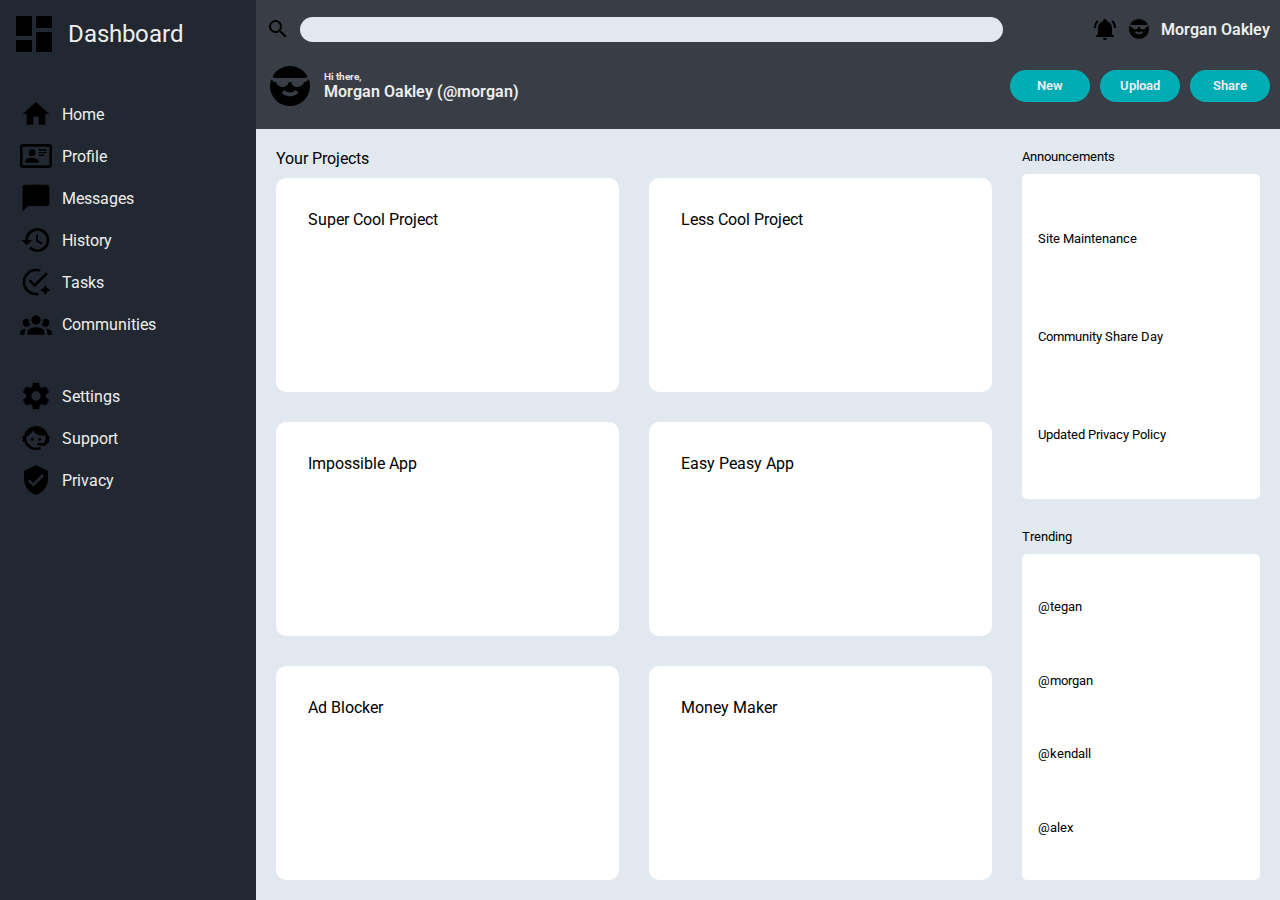
<file: Admin Dashboard/index.html>
<!DOCTYPE html>
<html lang="en">
<head>
    <meta charset="UTF-8">
    <title>Dashboard</title>
    <link rel="stylesheet" href="./styles.css">
    <link rel="preconnect" href="https://fonts.googleapis.com">
    <link rel="preconnect" href="https://fonts.gstatic.com" crossorigin>
    <link href="https://fonts.googleapis.com/css2?family=Merriweather:wght@300;700;900&family=Roboto:wght@100;400;900&display=swap" rel="stylesheet">
</head>
<body>
    <div class="container">
        <div class="header">
            <div class="top-bar">
                <img src="./images/magnify.svg" alt="search-icon" class="search">
                <input type="text">
                <img src="./images/bell-ring.svg" alt="notification">
                <img src="./images/emoticon-cool.svg" alt="user-icon">
                <p>Morgan Oakley</p>
            </div>
            <div class="top-menu">
                <img src="./images/emoticon-cool.svg" alt="user-icon">
                <div class="user-details">
                    <p class="intro">Hi there,</p>
                    <p>Morgan Oakley (@morgan)</p>
                </div>
                <button>New</button>
                <button>Upload</button>
                <button>Share</button>
            </div>
        </div>

        <div class="sidebar">
            <div class="logo">
                <img src="./images/view-dashboard.svg" alt="">
                <span>Dashboard</span>
            </div>
            <div class="side-menu">
                <div class="menu-items">
                    <img src="./images/home.svg" alt="">
                    <span>Home</span>
                </div>
                <div class="menu-items">
                    <img src="./images/card-account-details-outline.svg" alt="">
                    <span>Profile</span>
                </div>
                <div class="menu-items">
                    <img src="./images/message.svg" alt="">
                    <span>Messages</span>
                </div>
                <div class="menu-items">
                    <img src="images/history.svg" alt="">
                    <span>History</span>
                </div>
                <div class="menu-items">
                    <img src="./images/checkbox-marked-circle-auto-outline.svg" alt="">
                    <span>Tasks</span>
                </div>
                <div class="menu-items">
                    <img src="./images/account-group.svg" alt="">
                    <span>Communities</span>
                </div>
            </div>
            <div class="settings">
                <div class="setting-items">
                    <img src="./images/cog.svg" alt="">
                    <span>Settings</span>
                </div>
                <div class="setting-items">
                    <img src="./images/face-agent.svg" alt="">
                    <span>Support</span>
                </div>
                <div class="setting-items">
                    <img src="./images/shield-check.svg" alt="">
                    <span>Privacy</span>
                </div>
            </div>
        </div>

        <div class="main-content">
            <div class="projects">
                <div class="title">Your Projects</div>
                <div class="app-list">
                    <div class="app-list-items">
                        Super Cool Project
                    </div>
                    <div class="app-list-items">Less Cool Project</div>
                    <div class="app-list-items">Impossible App</div>
                    <div class="app-list-items">Easy Peasy App</div>
                    <div class="app-list-items">Ad Blocker</div>
                    <div class="app-list-items">Money Maker</div>
                </div>
            </div>
            <div class="announcements">
                <div>Announcements</div>
                <div class="announcement-items">
                    <div class="announcement-item">Site Maintenance</div>
                    <div class="announcement-item">Community Share Day</div>
                    <div class="announcement-item">Updated Privacy Policy</div>
                </div>
            </div>
            <div class="trending">
                <div>Trending</div>
                <div class="trending-items">
                    <div class="trending-item">@tegan</div>
                    <div class="trending-item">@morgan</div>
                    <div class="trending-item">@kendall</div>
                    <div class="trending-item">@alex</div>
                </div>
            </div>
        </div>
    </div>
</body>
</html>
</file>
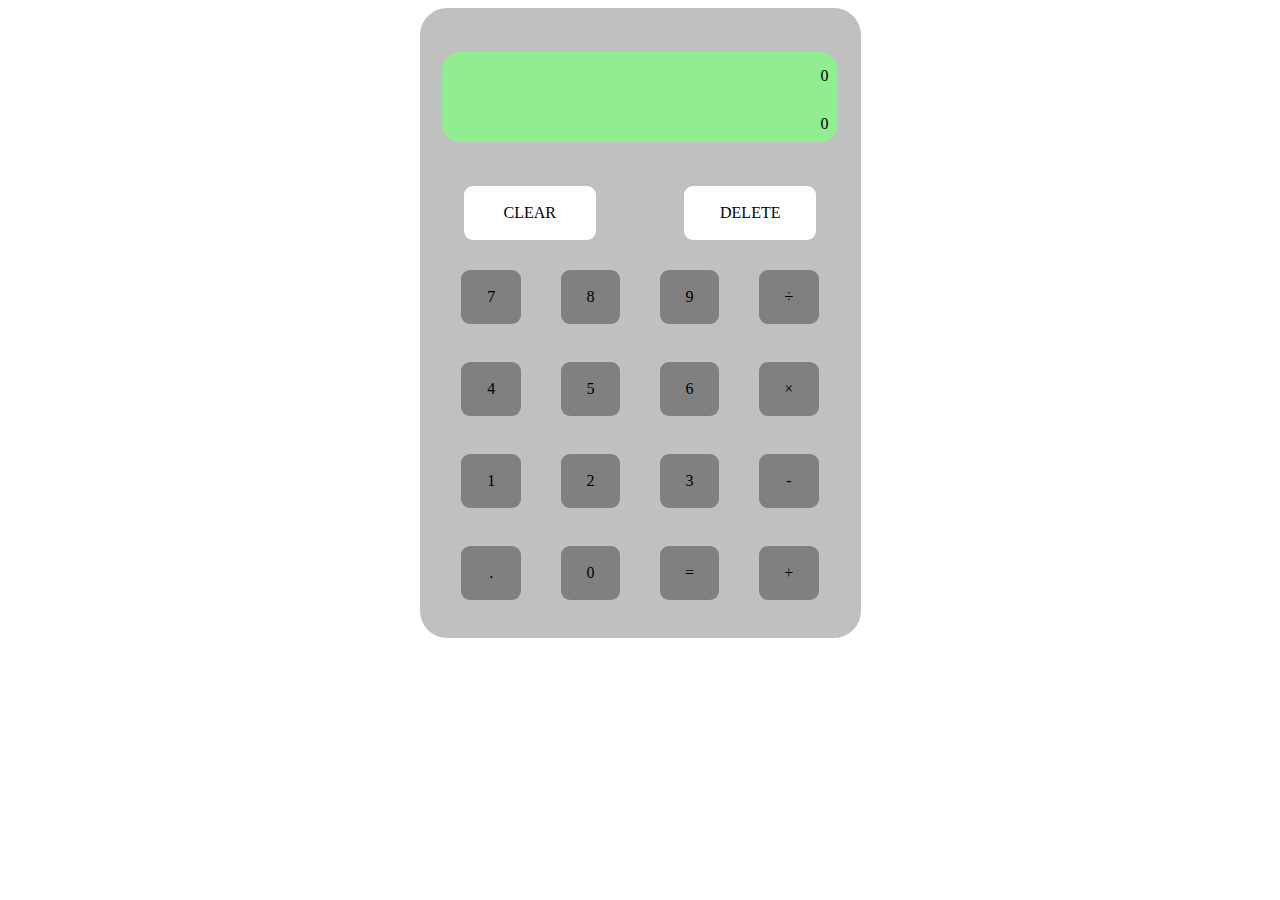
<file: calculator/index.html>
<!DOCTYPE html>
<html lang="en">
<head>
    <meta charset="UTF-8">
    <title>Calculator</title>
    <link rel="stylesheet" href="./styles.css">
</head>
<body>
    <div id="calculatorBody">
        <div id="display">
            <div class="result calculating">
                0
            </div>
            <div class="result input">
                0
            </div>
        </div>
        <div id="clearDelete">
            <div id="clear" class="button">
                CLEAR
            </div>
            <div id="delete" class="button">
                DELETE
            </div>
        </div>
        <div id="numpadContainer">
            <div class="numpad">
                <div class="button">7</div>
                <div class="button">8</div>
                <div class="button">9</div>
                <div id="divide" class="button operator">÷</div>
            </div>
            <div class="numpad">
                <div class="button">4</div>
                <div class="button">5</div>
                <div class="button">6</div>
                <div id="multiply" class="button operator">×</div>
            </div>
            <div class="numpad">
                <div class="button">1</div>
                <div class="button">2</div>
                <div class="button">3</div>
                <div id="subtract" class="button operator">-</div>
            </div>
            <div class="numpad">
                <div class="button">.</div>
                <div class="button">0</div>
                <div class="button">=</div>
                <div id="add" class="button operator">+</div>
            </div>
        </div>







    </div>
    <script src="./index.js"></script>
</body>
</html>
</file>
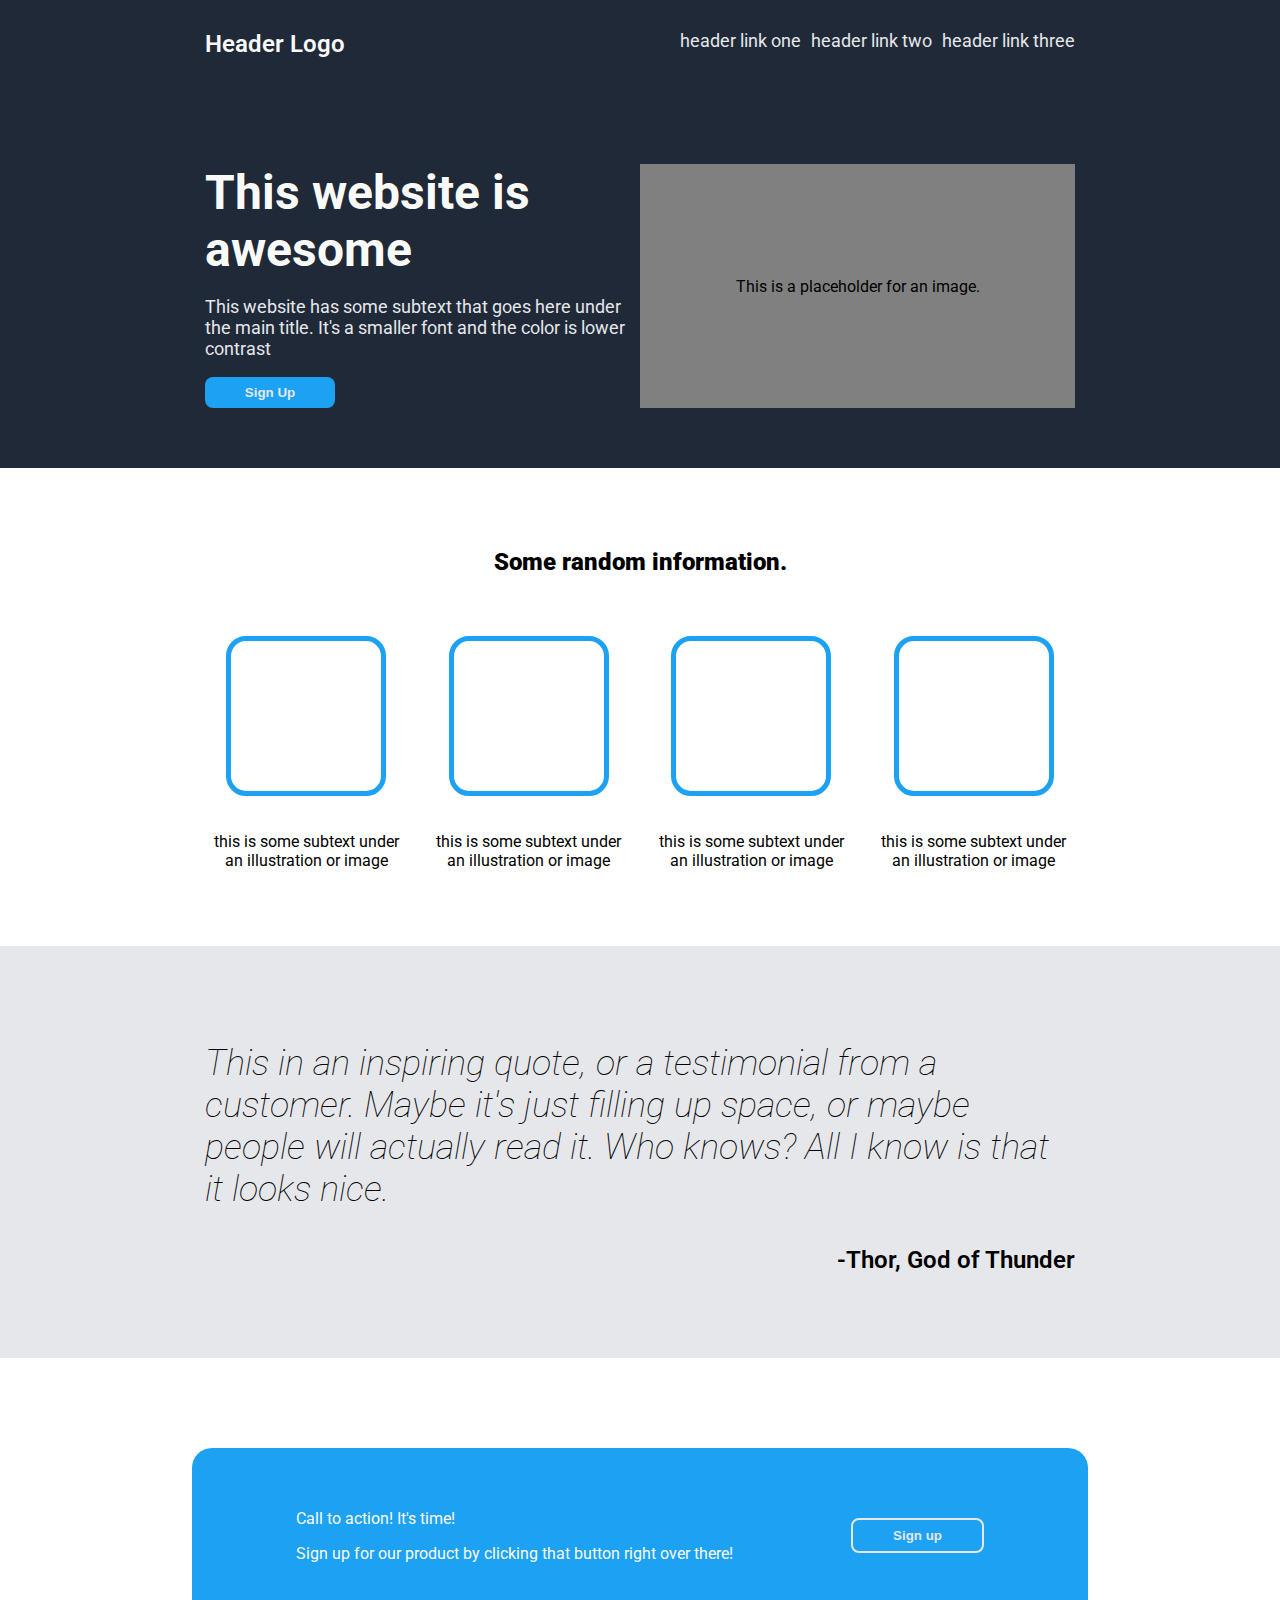
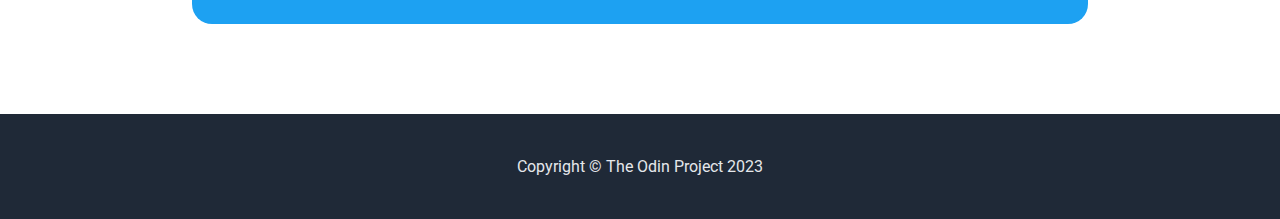
<file: landing-page/index.html>
<!DOCTYPE html>
<html lang="en">
<head>
    <meta charset="UTF-8">
    <title>Landing Page Practice</title>
    <link rel="stylesheet" href="./styles.css">
    <link rel="preconnect" href="https://fonts.googleapis.com">
    <link rel="preconnect" href="https://fonts.gstatic.com" crossorigin>
    <link href="https://fonts.googleapis.com/css2?family=Roboto:ital,wght@0,100;0,400;0,900;1,100&display=swap" rel="stylesheet">
</head>

<body>

    <nav class="myNav">
        <ul>
            <li id="logo">Header Logo</li>
            <li class="links">header link one</li>
            <li class="links">header link two</li>
            <li class="links">header link three</li>
        </ul>
    </nav>

    <div class="container">
        <div id="hero">
            <div class="hero-text">
                <h1>This website is awesome</h1>
                <p>This website has some subtext that goes here under the main title. It's a smaller font and the color is lower contrast</p>
                <button class="signup-button">Sign Up</button>
            </div>
            <div class="hero-image">
                <p>This is a placeholder for an image.</p>
            </div>
        </div>
        
        <div id="information">
            <h2>Some random information.</h2>
            <div class="container">
                <div class="card">
                    <div class="border"></div>
                    <p>this is some subtext under an illustration or image</p>
                </div>
                <div class="card">
                    <div class="border"></div>
                    <p>this is some subtext under an illustration or image</p>
                </div>
                <div class="card">
                    <div class="border"></div>
                    <p>this is some subtext under an illustration or image</p>
                </div>
                <div class="card">
                    <div class="border"></div>
                    <p>this is some subtext under an illustration or image</p>
                </div>
            </div>
        </div>
        
        <div id="quote">
            <p class="quote">This in an inspiring quote, or a testimonial from a customer. Maybe it's just filling up space, or maybe people will actually read it. Who knows? All I know is that it looks nice.</p>
            <p class="signature">-Thor, God of Thunder</p>
        </div>
    
        <div id="callToAction">
            <div>
                <p class="cta-bold">Call to action! It's time!</p>
                <p class="cta-words">Sign up for our product by clicking that button right over there!</p>
            </div>
            <button class="cta-button">Sign up</button>
        </div>
    </div>

</body>
<footer>
    <p>Copyright © The Odin Project 2023</p>
</footer>
</html>
</file>
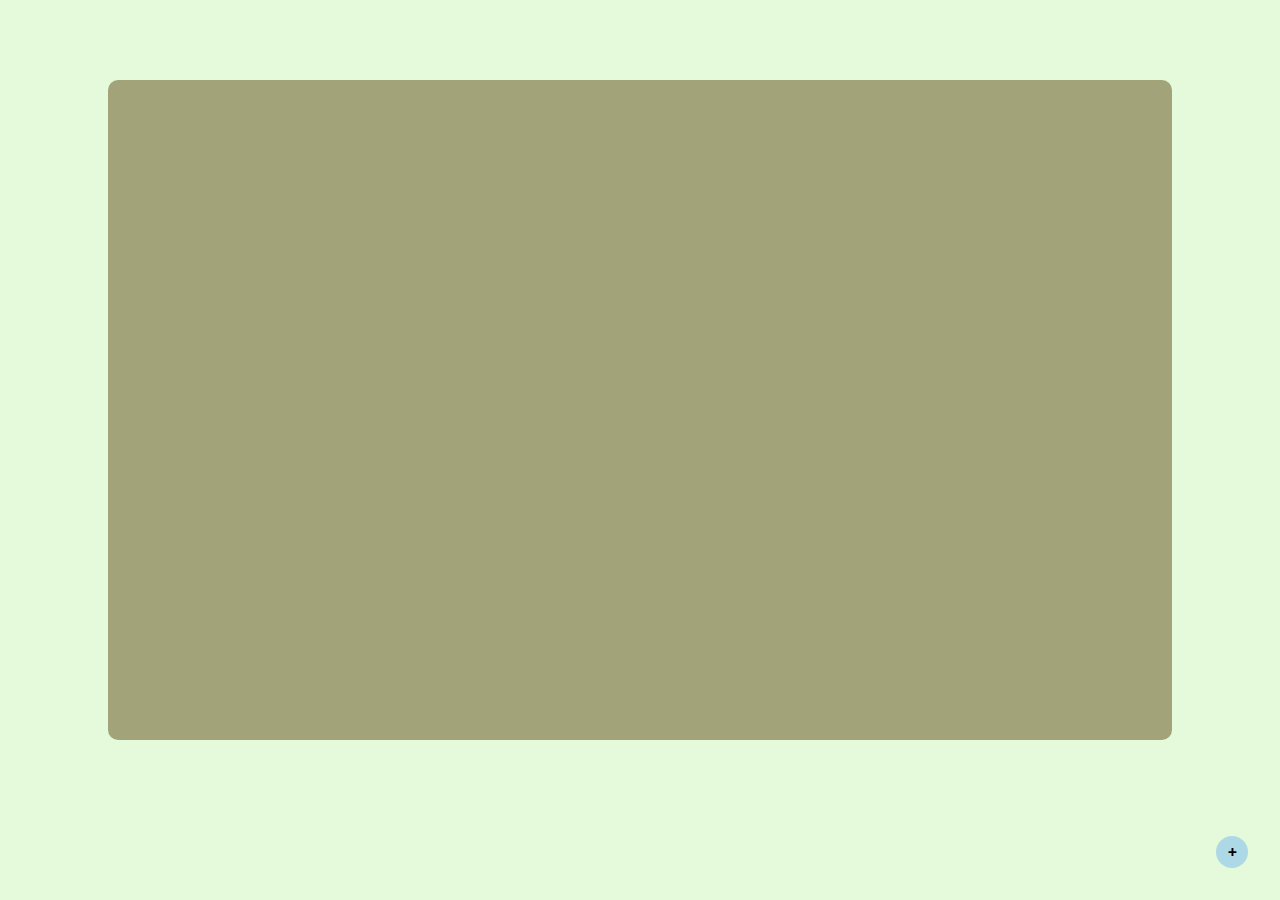
<file: Library/index.html>
<!DOCTYPE html>
<html lang="en">
<head>
    <meta charset="UTF-8">
    <title>Chuah's Collection</title>
    <link rel="stylesheet" href="./styles.css">
    <link rel="preconnect" href="https://fonts.googleapis.com">
    <link rel="preconnect" href="https://fonts.gstatic.com" crossorigin>
    <link href="https://fonts.googleapis.com/css2?family=Merriweather:wght@300;700;900&family=Roboto:wght@100;400;900&display=swap" rel="stylesheet">
</head>
<body>
    <div id="main-collection">
    </div>
    <div class="popup">
        <div class="close-btn">✖</div>
        <form action="">
            <h2>New Book Entry</h2>
            <div class="form-element">
                <label for="newBookTitle">Title: </label>
                <input type="text" name="title" id="newBookTitle" placeholder="Please Enter Book Title" required>
            </div>
            <div class="form-element">
                <label for="newBookAuthor">Author: </label>
                <input type="text" name="author" id="newBookAuthor" placeholder="Please Enter Book Author" required>
            </div>
            <div class="form-element">
                <label for="newBookPages">Pages: </label>
                <input type="number" name="pages" id="newBookPages" placeholder="Please Enter Book Pages">
            </div>
            <div class="form-element">
                <input type="checkbox" name="isRead" id="isRead">
                <label for="isRead">Finished Reading</label>
            </div>
            <div class="form-element">
                <button type="submit">Add New Book</button>
            </div>
        </form>
    </div>
    <button class="new-book" title="Add Book">+</button>
    <script src="./index.js"></script>
</body>
</html>
</file>
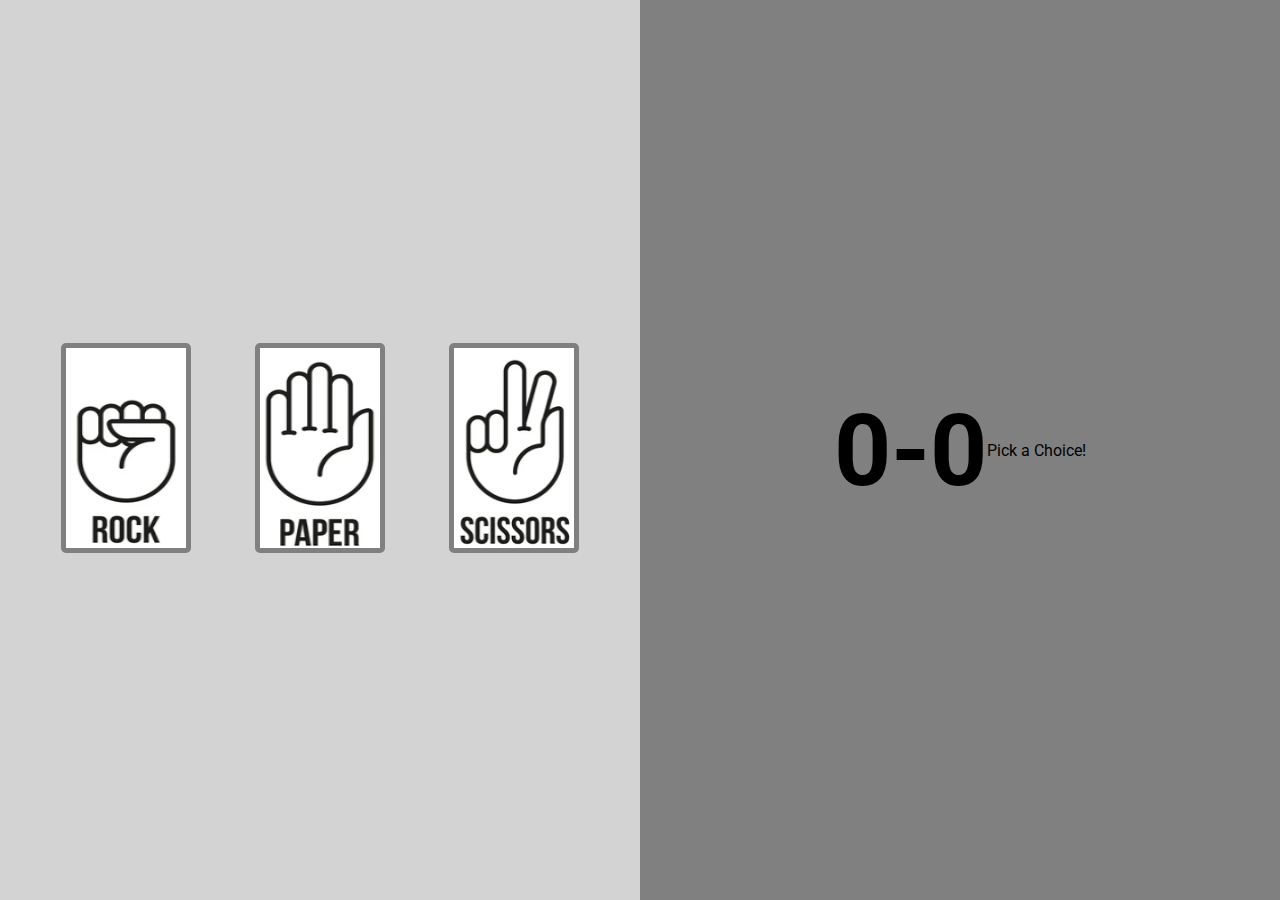
<file: rock-paper-scissors/index.html>
<!DOCTYPE html>
<html lang="en">
<head>
    <meta charset="UTF-8">
    <title>Rock, Paper, Scissors</title>
    <link rel="stylesheet" href="./styles.css">
    <link rel="preconnect" href="https://fonts.googleapis.com">
    <link rel="preconnect" href="https://fonts.gstatic.com" crossorigin>
    <link href="https://fonts.googleapis.com/css2?family=Roboto:ital,wght@0,100;0,400;0,900;1,100&display=swap" rel="stylesheet">
</head>
<body>
    <div id="game">
        <div id="selector">
            <div id="rock">
                <img src="./images/rock.png" alt="rock">
            </div>
            <div id="paper">
                <img src="./images/paper.png" alt="paper">
            </div>
            <div id="scissors">
                <img src="./images/scissors.png" alt="scissors">
            </div>
        </div>
        <div id="scoreboard">
            <div class="playerScore">
                <h2 class="score">0</h2>
            </div>
            <div class="centerDash">
                <h2 class="score">-</h2>
            </div>  
            <div class="computerScore">
                <h2 class="score">0</h2>
            </div>
            <p>Pick a Choice!</p>
        </div>
    </div>
</body>
<script src="./index.js"></script>
</html>
</file>
<file: Admin Dashboard/styles.css>
* {
    margin: 0;
    padding: 0;
    font-family: 'Roboto', sans-serif;
    color: #EEEEEE;
    /* box-sizing: border-box ; */
}

.container {
    display: grid;
    grid-template-columns: 1fr 4fr;
    grid-template-rows: 1fr 6fr;
    height: 100vh;
}

.header {
    background-color: #393E46;
    grid-area: 1 / 2 / 2 / -1;

    display: grid;
    grid-template-rows: 1fr 2fr;

    padding: 0 10px;

    font-weight: 600;
}

.header .top-bar {
    display: grid;
    grid-template-columns: auto 1fr auto auto auto;

    align-items: center;
    gap: 10px;

    padding-top: 1rem;
}

.header input {
    flex: 1;
    height: 1.6rem;
    border: none;
    background-color: #e2e8f0;
    border-radius: 0.8rem;
    margin-right: 5rem;
}

.header img {
    height: 1.5rem;
}

.header .top-menu {
    display: grid;
    grid-template-columns: auto 1fr auto auto auto;
    gap: 10px;

    align-items: center;
}

.header .top-menu button {
    background-color: #00ADB5;
    width: 5rem;
    height: 2rem;
    border: none;
    border-radius: 2.5rem;
    color: #EEEEEE;
    font-weight: 600;
}

.header .intro {
    font-size: x-small;
}

.header .top-menu img {
    height: 3rem;
}

.sidebar {
    color: white;
    padding: 10px;

    background-color: #222831;
    grid-row: 1 / 3;
    grid-column: 1 / 2;

    display: grid;
    align-items: start;
    gap: 40px;

    align-content: start;
}

.sidebar .logo {
    display: grid;
    gap: 10px;
    grid-template-columns: auto 1fr;
    align-items: center;
}

.sidebar .logo img{
    height: 3rem;
}

.sidebar .logo span {
    font-size: 1.5rem;
}

.sidebar .side-menu img,
.sidebar .settings img {
    height: 2rem;
}

.sidebar .side-menu,
.sidebar .settings {
    padding-left: 10px;

    display: grid;
    gap: 10px;
}

.sidebar .menu-items,
.sidebar .setting-items {
    display: grid;
    grid-template-columns: auto 1fr;
    align-items: center;
    gap: 10px;
}

.main-content {
    background-color: #e2e8f0;
    grid-row: 2 / 3;
    grid-column: 2 / 3;
    padding: 20px;


    display: grid;
    grid-template-columns: 3fr 1fr;
    grid-template-rows: 1fr 1fr;
    gap: 30px;
}

.main-content div {
    color: black;
}

.main-content .projects {
    grid-row: 1 / span 2;

    display: grid;
    grid-template-rows: auto 1fr;
    gap: 10px;
}

.main-content .projects .app-list {
    display: grid;
    grid-template-columns: 1fr 1fr;
    gap: 30px;
}

.main-content .projects .app-list div {
    background-color: #FFFFFF;
    border-radius: 10px;
    padding: 2rem;
}

.announcements,
.trending {
    display: grid;
    grid-template-rows: auto 1fr;
    gap: 10px;

    font-size: small;
}

.announcement-items,
.trending-items {
    background-color: #FFFFFF;
    border-radius: 5px;
    padding: 1rem;

    display: grid;
    align-items: center;
}
</file>
<file: calculator/styles.css>
body {
    align-items: center;
    justify-content: center;
    display: flex;
}

#calculatorBody {
    display: flex;
    height: 70dvh;
    aspect-ratio: 0.7;
    background-color: silver;
    border-radius: 3dvh;
    flex-direction: column;
}

#display {
    background-color: lightgreen;
    height: 10dvh;
    width: 90%;
    margin: 10% 5%;
    border-radius: 2dvh;
    display: flex;
    flex-direction: column;
}

.result {
    height: 50%;
    text-align: end;
    margin: 15px 10px;
}

#clearDelete {
    display: flex;
}

#clear, #delete {
    height: 6dvh;
    width: 50%;
    background-color: white;
    margin: auto 10%;
}

.button {
    display: flex;
    border-radius: 1dvh;
    height: 6dvh;
    width: 20%;
    background-color: grey;
    margin: 2% 5%;
    align-items: center;
    justify-content: center;
}

.button:hover{
    cursor:pointer;
}

.numpad {
    display: flex;
    margin: 5%
}
</file>
<file: landing-page/styles.css>
.myNav,
#hero {
    background-color: #1F2937;
    margin: 0;
}

.myNav {
    padding: 30px 16vw;
}

ul {
    list-style-type: none;
    display: flex;
    margin-block-start: 0;
    padding-inline-start: 0;
    gap: 10px;
}

#logo {
    margin-right: auto;
}

body {
    margin: 0;
    font-family: 'ROBOTO';
}

/* All sections' padding */
#hero,
#information,
#quote {
    padding: 60px 16vw;
}

#logo,
#hero h1 {
    color: #F9FAF8;
}

h1 {
    font-size: 48px;
    margin: 0;
}

#logo {
    font-size: 24px;
    font-weight: 600;
}

.links,
.hero-text {
    font-size: 18px;
    color: #E5E7EB
}

#hero {
    display: flex;
}

.hero-text,
.hero-image {
    flex: 1 1 200px;
}

.hero-image {
    background-color: grey;
    display: flex;
    align-items: center;
    justify-content: center;
}

.signup-button {
    background-color: #1DA1F2;
    color:#E5E7EB;
    padding: 8px 40px;
    border-radius: 8px;
    border: none;
    font-weight: bold;
}

#information {
    text-align: center;
}

#information div{
    display: flex;
    gap: 20px;
}

.card {
    display: flex;
    flex-direction: column;
    align-items: center;
}

.border {
    height: 150px;
    width: 150px;
    border: 5px solid #1DA1F2;
    border-radius: 20px;
}

#information h2 {
    padding-bottom: 40px;
    font-size: 24px;
    font-weight: 900;
}

#quote {
    background-color: #E5E7EB;
    font-style: italic;
    font-weight: 100;
    font-size: 36px;
}

#quote .signature {
    font-weight: 600;
    font-style: normal;
    text-align: right;
    font-size: 24px;
}

#callToAction {
    display: flex;
    padding: 5vh;
    align-items: center;
    justify-content: space-around;
    margin: 10vh 15vw;
    background-color: #1DA1F2;
    border-radius: 20px;
    color: #F9FAF8;
}

.cta-button {
    background-color: #1DA1F2;
    color:#E5E7EB;
    padding: 8px 40px;
    border-radius: 8px;
    border: 2px solid #E5E7EB;
    font-weight: bold;
}

footer {
    padding: 3vh;
    text-align: center;
    background-color: #1F2937;
    color: #E5E7EB;
}
</file>
<file: Library/styles.css>
* {
    padding: 0;
    margin: 0;
    font-family: 'Roboto', sans-serif;
}

body {
    background-color: #E5F9DB;
    height: calc(100vh - 5rem);
    padding-bottom: 5rem;

    display: grid;
    justify-content: center;
}

#main-collection {
    background-color: #A2A378;
    /* height: */
    width: 80vw;
    margin: 5rem 0px;
    padding: 20px;
    border-radius: 10px;

    display: grid;
    align-content: start;
    gap: 20px;
}

div .book {
    background-color: #A0D8B3;
    border-radius: 10px;
    height: 10rem;
    padding-left: 20px;

    display: grid;
    grid-template-columns: 4fr 1fr 1fr;
    grid-template-rows: 1fr 1fr 1fr;
    align-items: center;
}

p.title {
    font-weight: bold;
}

p.author {
    grid-row: 2 / 3;
}

p.pages {
    grid-row: 3 / 4;
}


/* New Book Pop Up CSS */
.popup {
    position: absolute;
    left: -150%;
    top: 50%;
    opacity: 0;
    transform: translate(-50%, -50%);
    background-color: #83764F;
    width: 300px;
    box-shadow: 2px 2px 5px 5px rgba(0,0,0,0.15);
    padding: 2rem;
    border-radius: 10px;
    transition: all 0.3s ease;
}

.popup.active {
    left: 50%;
    opacity: 1;
    transition: all 0.3s ease;
}

.popup h2 {
    text-align: center;
}

.popup .close-btn {
    position: absolute;
    top: 10px;
    right: 10px;
    background-color: #E5F9DB;
    height: 1.5rem;
    width: 1.5rem;
    border-radius: 1rem;
    line-height: 1.5rem;
    text-align: center;
    cursor: pointer;
    transition: all 0.3s ease;
}

.popup .close-btn:hover {
    background-color: rgb(255, 148, 148);
    font-size: 18px;
}

.popup input[type = "text"],
.popup input[type = "number"] {
    display: block;
    width: calc(100% - 20px);
    margin-top: 5px;
    padding: 10px;
    border-radius: 10px;
    border: none;
    outline: none;
}

.popup .form-element {
    margin: 10px 0;
}

.popup button {
    width: 100%;
    padding: 10px;
    border-radius: 10px;
    border: none;
    outline: none;
    background-color: #A0D8B3;
    transition: all 0.3s ease;
    cursor: pointer;
    font-size: 1rem;
}

.popup button:hover {
    background-color: #4eee83;
}

/* New Book Button */
.new-book {
    position: absolute;
    bottom: 2rem;
    right: 2rem;
    height: 2rem;
    width: 2rem;
    border-radius: 1rem;
    outline: none;
    border: none;
    font-weight: 500;
    font-size: 1rem;
    background-color: lightblue;
    transition: all 0.3s ease;
    cursor: pointer;
}

.new-book:hover {
    background-color: lightgreen;
}

.new-book:active {
    transform: scale(1.2);
}
</file>
<file: rock-paper-scissors/styles.css>
#selector {
    background-color: lightgrey;
    height: 100dvh;
    width: 50vw;
    display: flex;
    /* flex-direction: column; */
    align-items: center;
    justify-content: center;
}

#scoreboard {
    background-color: grey;
    height: 100dvh;
    width: 50vw;
    display: flex;
    align-items: center;
    justify-content: center;
    text-align: center;
}

#game {
    display: flex;
}

.score {
    font-size: 100px;
}

body {
    margin: 0;
    font-family: 'Roboto', sans-serif;
}

img {
    border: 5px solid grey;
    border-radius: 5px;
    background-color: white;
    height: 200px;
    width: 120px;
    margin: 2rem;
    transition: all 0.1s;
}

.animated {
    border-color: yellow;
    scale: 1.1;
}
</file>
